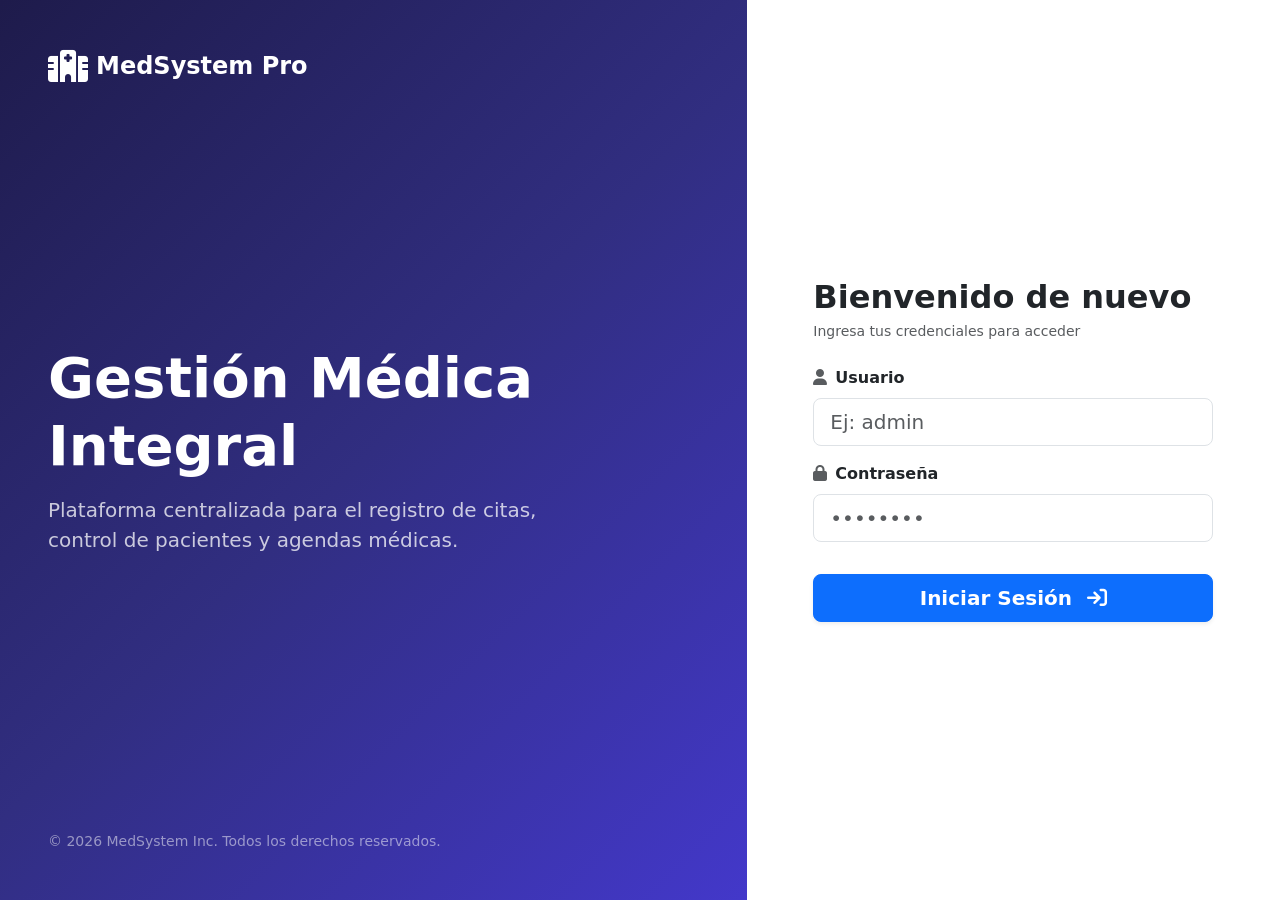
<file: index.html>
<!DOCTYPE html>
<html lang="es">
<head>
    <meta charset="UTF-8">
    <meta name="viewport" content="width=device-width, initial-scale=1.0">
    <title>MedSystem - Acceso al Sistema</title>
    <!-- Bootstrap 5 CSS -->
    <link href="https://cdn.jsdelivr.net/npm/bootstrap@5.3.0/dist/css/bootstrap.min.css" rel="stylesheet">
    
    <link rel="stylesheet" href="https://cdnjs.cloudflare.com/ajax/libs/font-awesome/6.4.0/css/all.min.css">
    <link rel="stylesheet" href="css/estilos.css">
</head>
<body class="login-body">

    <div class="container-fluid vh-100 p-0">
        <div class="row g-0 h-100">
            <!-- Panel Izquierdo: Branding -->
            <div class="col-lg-7 d-none d-lg-flex flex-column justify-content-between p-5 login-hero text-white">
                <div class="d-flex align-items-center gap-2">
                    <i class="fa-solid fa-hospital fa-2x"></i>
                    <span class="fs-4 fw-bold">MedSystem Pro</span>
                </div>
                <div class="my-auto max-w-lg">
                    <h1 class="display-4 fw-bold mb-3">Gestión Médica Integral</h1>
                    <p class="lead opacity-75">Plataforma centralizada para el registro de citas, control de pacientes y agendas médicas.</p>
                </div>
                <div class="small opacity-50">© 2026 MedSystem Inc. Todos los derechos reservados.</div>
            </div>

            <!-- Panel Derecho: Formulario de Login -->
            <div class="col-lg-5 d-flex align-items-center justify-content-center bg-white p-4 p-sm-5">
                <div class="w-100 max-w-md">
                    <div class="text-center text-lg-start mb-4">
                        <h2 class="fw-bold text-dark mb-1">Bienvenido de nuevo</h2>
                        <p class="text-muted small">Ingresa tus credenciales para acceder</p>
                    </div>

                    <!-- Alerta de error -->
                    <div id="alertBox" class="alert alert-danger d-none" role="alert"></div>

                    <!-- Formulario con ID correcto -->
                    <form id="loginForm">
                        <div class="mb-3">
                            <label for="usuario" class="form-label fw-semibold"><i class="fa-solid fa-user me-2 text-muted"></i>Usuario</label>
                            <input type="text" class="form-control form-control-lg" id="usuario" placeholder="Ej: admin" required>
                        </div>
                        <div class="mb-3">
                            <label for="password" class="form-label fw-semibold"><i class="fa-solid fa-lock me-2 text-muted"></i>Contraseña</label>
                            <input type="password" class="form-control form-control-lg" id="password" placeholder="••••••••" required>
                        </div>
                        <button type="submit" id="btnLogin" class="btn btn-primary btn-lg w-100 fw-bold shadow-sm mt-3">
                            Iniciar Sesión <i class="fa-solid fa-arrow-right-to-bracket ms-2"></i>
                        </button>
                    </form>
                </div>
            </div>
        </div>
    </div>

    <!-- Script principal apuntando a la carpeta js -->
    <script src="js/script.js"></script>
</body>
</html>
</file>
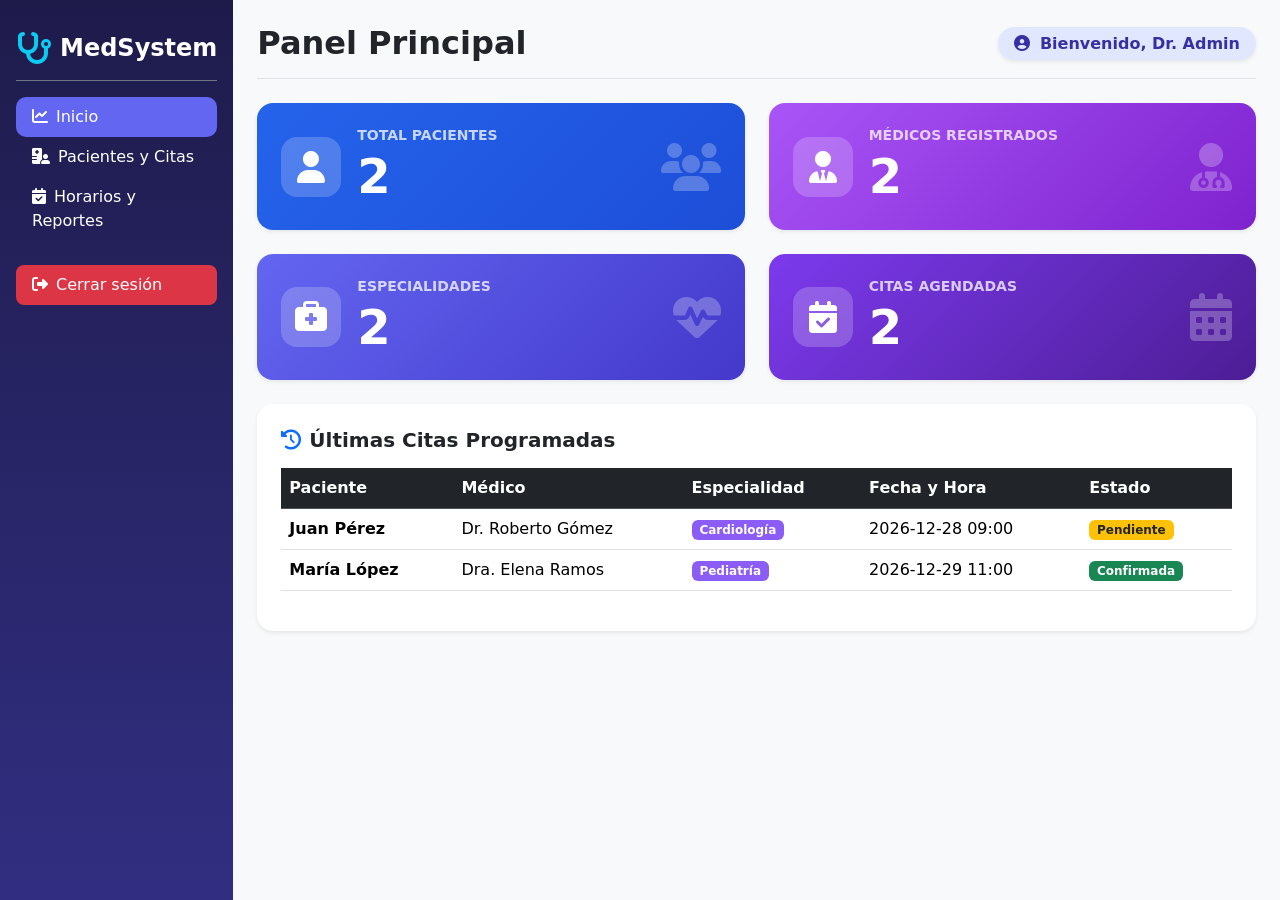
<file: dashboard.html>
<!DOCTYPE html>
<html lang="es">
<head>
    <meta charset="UTF-8">
    <meta name="viewport" content="width=device-width, initial-scale=1.0">
    <title>Sistema Médicos - Dashboard</title>
    <!-- Bootstrap 5 CSS -->
    <link href="https://cdn.jsdelivr.net/npm/bootstrap@5.3.0/dist/css/bootstrap.min.css" rel="stylesheet">
    <!-- FontAwesome Iconos -->
    <link rel="stylesheet" href="https://cdnjs.cloudflare.com/ajax/libs/font-awesome/6.4.0/css/all.min.css">
    <link rel="stylesheet" href="css/estilos.css">
</head>
<body class="bg-light">

    <div class="d-flex" id="wrapper">
        <!-- Menú Lateral -->
        <div class="p-3 text-white" id="sidebar" style="width: 260px; min-height: 100vh; background: linear-gradient(180deg, #1e1b4b 0%, #312e81 100%);">
            <div class="d-flex align-items-center justify-content-center py-3 mb-3 border-bottom border-secondary">
                <i class="fa-solid fa-stethoscope fa-2x text-info me-2"></i>
                <h4 class="fw-bold mb-0">MedSystem</h4>
            </div>
            <div class="list-group list-group-flush">
                <a href="dashboard.html" class="list-group-item list-group-item-action text-white active" style="background: #6366f1; border:none; border-radius:10px;"><i class="fa-solid fa-chart-line me-2"></i>Inicio</a>
                <a href="registro.html" class="list-group-item list-group-item-action text-white bg-transparent border-0"><i class="fa-solid fa-hospital-user me-2"></i>Pacientes y Citas</a>
                <a href="reportes.html" class="list-group-item list-group-item-action text-white bg-transparent border-0"><i class="fa-solid fa-calendar-check me-2"></i>Horarios y Reportes</a>
                <a href="index.html" class="list-group-item list-group-item-action text-white bg-danger mt-4 rounded-3"><i class="fa-solid fa-right-from-bracket me-2"></i>Cerrar sesión</a>
            </div>
        </div>

        <!-- Contenido principal -->
        <div class="flex-grow-1 p-4">
            <header class="d-flex justify-content-between align-items-center pb-3 mb-4 border-bottom">
                <h2 class="fw-bold text-dark mb-0">Panel Principal</h2>
                <span class="badge fs-6 px-3 py-2 rounded-pill shadow-sm" style="background-color: #e0e7ff; color: #3730a3;">
                    <i class="fa-solid fa-circle-user me-1"></i> Bienvenido, Dr. Admin
                </span>
            </header>

            <!-- Disposición Horizontal Alargada (2 por fila) -->
            <div class="row g-4 mb-4">
                
                <!-- Tarjeta 1: Pacientes (Azul) -->
                <div class="col-md-6">
                    <div class="card border-0 shadow-sm rounded-4 text-white p-4" style="background: linear-gradient(135deg, #2563eb 0%, #1d4ed8 100%); min-height: 120px;">
                        <div class="d-flex align-items-center justify-content-between">
                            <div class="d-flex align-items-center">
                                <div class="rounded-4 d-flex align-items-center justify-content-center me-3" style="width: 60px; height: 60px; background: rgba(255, 255, 255, 0.2);">
                                    <i class="fa-solid fa-user fa-2x"></i>
                                </div>
                                <div>
                                    <h6 class="text-uppercase small fw-bold opacity-75 mb-1">Total Pacientes</h6>
                                    <h2 class="fw-bold mb-0 display-5" id="totalPacientes">0</h2>
                                </div>
                            </div>
                            <i class="fa-solid fa-users fa-3x opacity-25"></i>
                        </div>
                    </div>
                </div>

                <!-- Tarjeta 2: Médicos (Morado Lila) -->
                <div class="col-md-6">
                    <div class="card border-0 shadow-sm rounded-4 text-white p-4" style="background: linear-gradient(135deg, #a855f7 0%, #7e22ce 100%); min-height: 120px;">
                        <div class="d-flex align-items-center justify-content-between">
                            <div class="d-flex align-items-center">
                                <div class="rounded-4 d-flex align-items-center justify-content-center me-3" style="width: 60px; height: 60px; background: rgba(255, 255, 255, 0.2);">
                                    <i class="fa-solid fa-user-tie fa-2x"></i>
                                </div>
                                <div>
                                    <h6 class="text-uppercase small fw-bold opacity-75 mb-1">Médicos Registrados</h6>
                                    <h2 class="fw-bold mb-0 display-5" id="totalMedicos">2</h2>
                                </div>
                            </div>
                            <i class="fa-solid fa-user-doctor fa-3x opacity-25"></i>
                        </div>
                    </div>
                </div>

                <!-- Tarjeta 3: Especialidades (Indigo / Azul Violeta) -->
                <div class="col-md-6">
                    <div class="card border-0 shadow-sm rounded-4 text-white p-4" style="background: linear-gradient(135deg, #6366f1 0%, #4338ca 100%); min-height: 120px;">
                        <div class="d-flex align-items-center justify-content-between">
                            <div class="d-flex align-items-center">
                                <div class="rounded-4 d-flex align-items-center justify-content-center me-3" style="width: 60px; height: 60px; background: rgba(255, 255, 255, 0.2);">
                                    <i class="fa-solid fa-briefcase-medical fa-2x"></i>
                                </div>
                                <div>
                                    <h6 class="text-uppercase small fw-bold opacity-75 mb-1">Especialidades</h6>
                                    <h2 class="fw-bold mb-0 display-5" id="totalEspecialidades">2</h2>
                                </div>
                            </div>
                            <i class="fa-solid fa-heart-pulse fa-3x opacity-25"></i>
                        </div>
                    </div>
                </div>

                <!-- Tarjeta 4: Citas Programadas (Morado Oscuro) -->
                <div class="col-md-6">
                    <div class="card border-0 shadow-sm rounded-4 text-white p-4" style="background: linear-gradient(135deg, #7c3aed 0%, #4c1d95 100%); min-height: 120px;">
                        <div class="d-flex align-items-center justify-content-between">
                            <div class="d-flex align-items-center">
                                <div class="rounded-4 d-flex align-items-center justify-content-center me-3" style="width: 60px; height: 60px; background: rgba(255, 255, 255, 0.2);">
                                    <i class="fa-solid fa-calendar-check fa-2x"></i>
                                </div>
                                <div>
                                    <h6 class="text-uppercase small fw-bold opacity-75 mb-1">Citas Agendadas</h6>
                                    <h2 class="fw-bold mb-0 display-5" id="totalCitas">0</h2>
                                </div>
                            </div>
                            <i class="fa-solid fa-calendar-days fa-3x opacity-25"></i>
                        </div>
                    </div>
                </div>

            </div>

            <!-- Tabla de Resumen -->
            <div class="card shadow-sm p-4 border-0 rounded-4 bg-white">
                <h5 class="fw-bold mb-3 text-dark"><i class="fa-solid fa-clock-rotate-left me-2 text-primary"></i>Últimas Citas Programadas</h5>
                <div class="table-responsive">
                    <table class="table table-hover align-middle">
                        <thead class="table-dark">
                            <tr>
                                <th>Paciente</th>
                                <th>Médico</th>
                                <th>Especialidad</th>
                                <th>Fecha y Hora</th>
                                <th>Estado</th>
                            </tr>
                        </thead>
                        <tbody id="tablaResumen">
                            <!-- Los registros dinámicos del localStorage o PHP se insertan aquí -->
                        </tbody>
                    </table>
                </div>
            </div>

        </div>
    </div>

    <script src="js/script.js"></script>
</body>
</html>
</file>
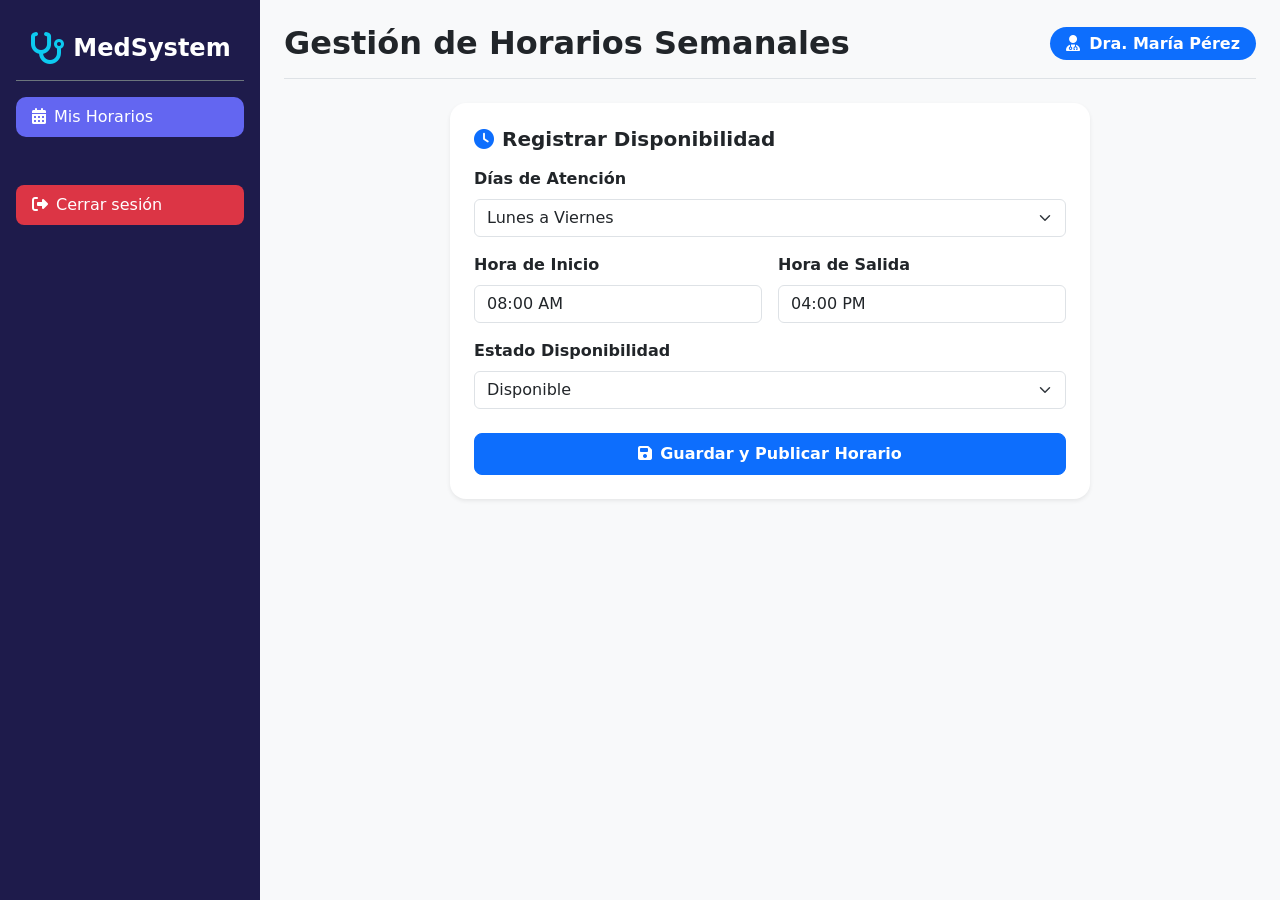
<file: medico_panel.html>
<!DOCTYPE html>
<html lang="es">
<head>
    <meta charset="UTF-8">
    <meta name="viewport" content="width=device-width, initial-scale=1.0">
    <title>MedSystem - Panel de Médico</title>
    <!-- Bootstrap 5 CSS -->
    <link href="https://cdn.jsdelivr.net/npm/bootstrap@5.3.0/dist/css/bootstrap.min.css" rel="stylesheet">
    <!-- FontAwesome Iconos -->
    <link rel="stylesheet" href="https://cdnjs.cloudflare.com/ajax/libs/font-awesome/6.4.0/css/all.min.css">
    <link rel="stylesheet" href="css/estilos.css">
</head>
<body class="bg-light">

    <div class="d-flex" id="wrapper">
        <!-- Sidebar para vista del Médico -->
        <div class="p-3 text-white" style="width: 260px; min-height: 100vh; background: #1e1b4b;">
            <div class="d-flex align-items-center justify-content-center py-3 mb-3 border-bottom border-secondary">
                <i class="fa-solid fa-stethoscope fa-2x text-info me-2"></i>
                <h4 class="fw-bold mb-0">MedSystem</h4>
            </div>
            <div class="list-group list-group-flush">
                <a href="medico_panel.html" class="list-group-item list-group-item-action text-white active" style="background: #6366f1; border:none; border-radius:10px;">
                    <i class="fa-solid fa-calendar-days me-2"></i>Mis Horarios
                </a>
                <a href="index.html" class="list-group-item list-group-item-action text-white bg-danger mt-5 rounded-3">
                    <i class="fa-solid fa-right-from-bracket me-2"></i>Cerrar sesión
                </a>
            </div>
        </div>

        <!-- Contenido principal del Médico -->
        <div class="flex-grow-1 p-4">
            <header class="d-flex justify-content-between align-items-center pb-3 mb-4 border-bottom">
                <h2 class="fw-bold text-dark mb-0">Gestión de Horarios Semanales</h2>
                <span class="badge fs-6 px-3 py-2 rounded-pill bg-primary">
                    <i class="fa-solid fa-user-doctor me-1"></i> Dra. María Pérez
                </span>
            </header>

            <div class="row justify-content-center">
                <div class="col-md-8">
                    <div class="card border-0 shadow-sm rounded-4 p-4 bg-white">
                        <h5 class="fw-bold text-dark mb-3">
                            <i class="fa-solid fa-clock me-2 text-primary"></i>Registrar Disponibilidad
                        </h5>
                        
                        <div id="msjExito" class="alert alert-success d-none mb-3" role="alert">
                            ¡Horario actualizado correctamente y publicado en el sistema!
                        </div>

                        <form id="formHorarioMedico">
                            <div class="mb-3">
                                <label class="form-label fw-semibold text-dark">Días de Atención</label>
                                <select id="diasTrabajo" class="form-select" required>
                                    <option value="Lunes a Viernes">Lunes a Viernes</option>
                                    <option value="Lunes a Jueves">Lunes a Jueves</option>
                                    <option value="Fines de Semana">Fines de Semana (Sáb - Dom)</option>
                                    <option value="Lunes, Miércoles y Viernes">Lunes, Miércoles y Viernes</option>
                                </select>
                            </div>

                            <div class="row g-3 mb-3">
                                <div class="col-md-6">
                                    <label class="form-label fw-semibold text-dark">Hora de Inicio</label>
                                    <input type="text" id="horaInicio" class="form-control" placeholder="Ej. 08:00 AM" value="08:00 AM" required>
                                </div>
                                <div class="col-md-6">
                                    <label class="form-label fw-semibold text-dark">Hora de Salida</label>
                                    <input type="text" id="horaFin" class="form-control" placeholder="Ej. 04:00 PM" value="04:00 PM" required>
                                </div>
                            </div>

                            <div class="mb-4">
                                <label class="form-label fw-semibold text-dark">Estado Disponibilidad</label>
                                <select id="estadoMedico" class="form-select" required>
                                    <option value="Disponible">Disponible</option>
                                    <option value="Ocupado">Ocupado</option>
                                </select>
                            </div>

                            <button type="submit" class="btn btn-primary w-100 fw-bold py-2 rounded-3">
                                <i class="fa-solid fa-floppy-disk me-2"></i>Guardar y Publicar Horario
                            </button>
                        </form>
                    </div>
                </div>
            </div>
        </div>
    </div>

    <script src="js/script.js"></script>
</body>
</html>
</file>
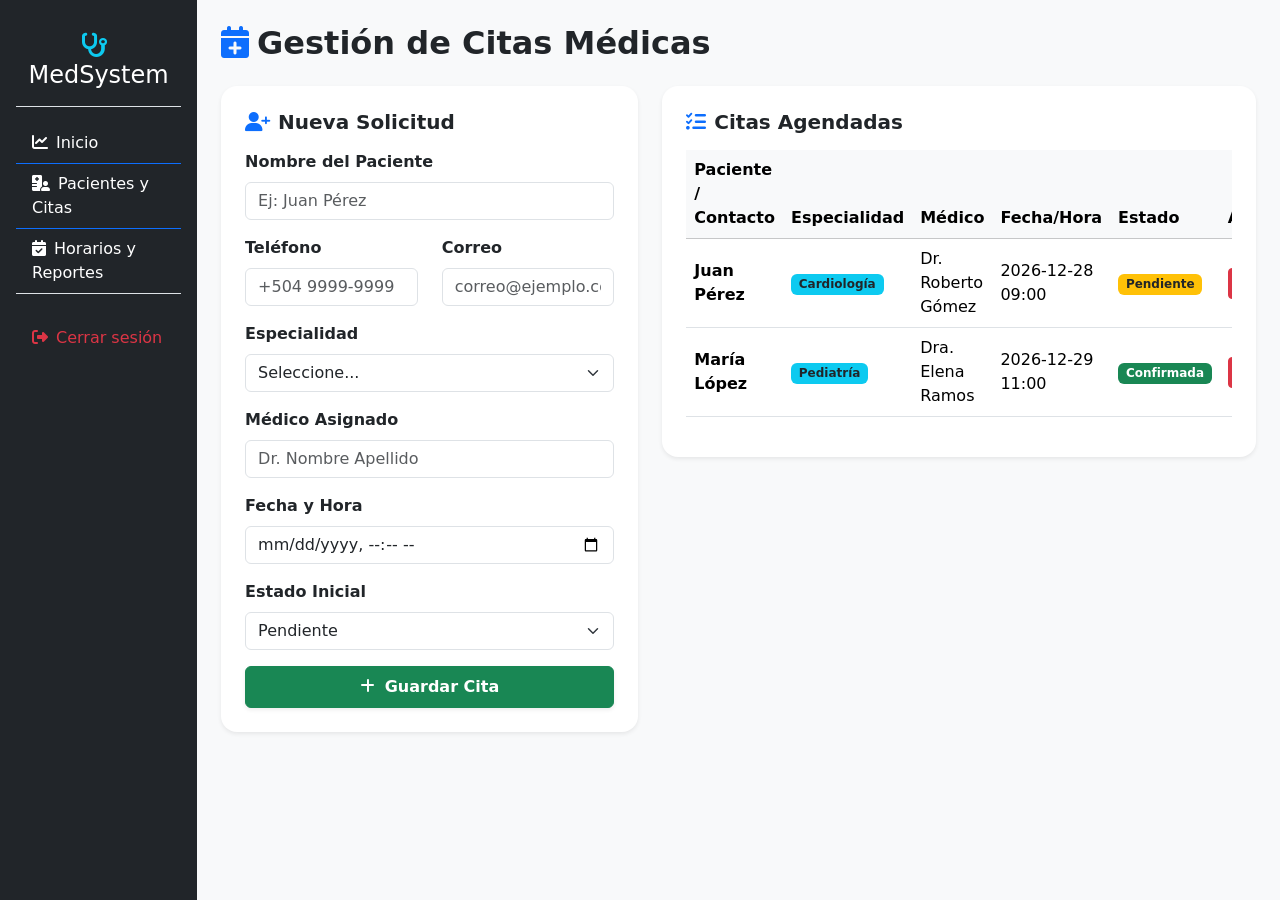
<file: registro.html>
<!DOCTYPE html>
<html lang="es">
<head>
    <meta charset="UTF-8">
    <meta name="viewport" content="width=device-width, initial-scale=1.0">
    <title>MedSystem - Registro y Agenda de Citas</title>
    <link href="https://cdn.jsdelivr.net/npm/bootstrap@5.3.0/dist/css/bootstrap.min.css" rel="stylesheet">
    <link rel="stylesheet" href="https://cdnjs.cloudflare.com/ajax/libs/font-awesome/6.4.0/css/all.min.css">
    <link rel="stylesheet" href="css/estilos.css">
</head>
<body>

    <div class="d-flex" id="wrapper">
        <!-- Menú de navegación lateral -->
        <div class="bg-dark text-white p-3" id="sidebar" style="width: 260px; min-height: 100vh;">
            <h4 class="text-center py-3 border-bottom"><i class="fa-solid fa-stethoscope me-2 text-info"></i>MedSystem</h4>
            <div class="list-group list-group-flush mt-3">
                <a href="dashboard.html" class="list-group-item list-group-item-action bg-dark text-white"><i class="fa-solid fa-chart-line me-2"></i>Inicio</a>
                <a href="registro.html" class="list-group-item list-group-item-action bg-dark text-white active"><i class="fa-solid fa-hospital-user me-2"></i>Pacientes y Citas</a>
                <a href="reportes.html" class="list-group-item list-group-item-action bg-dark text-white"><i class="fa-solid fa-calendar-check me-2"></i>Horarios y Reportes</a>
                <a href="index.html" class="list-group-item list-group-item-action bg-dark text-danger mt-4"><i class="fa-solid fa-right-from-bracket me-2"></i>Cerrar sesión</a>
            </div>
        </div>

        <div class="flex-grow-1 p-4 bg-light">
            <h2 class="mb-4 fw-bold text-dark"><i class="fa-solid fa-calendar-plus text-primary me-2"></i>Gestión de Citas Médicas</h2>
            
            <div class="row g-4">
                <!-- Formulario Extendido -->
                <div class="col-lg-5">
                    <div class="card shadow-sm p-4 border-0 rounded-4">
                        <h5 class="card-title fw-bold mb-3"><i class="fa-solid fa-user-plus me-2 text-primary"></i>Nueva Solicitud</h5>
                        <form id="citaForm">
                            <div class="mb-3">
                                <label for="paciente" class="form-label fw-semibold">Nombre del Paciente</label>
                                <input type="text" id="paciente" class="form-control" required placeholder="Ej: Juan Pérez">
                            </div>
                            <div class="row">
                                <div class="col-md-6 mb-3">
                                    <label for="telefono" class="form-label fw-semibold">Teléfono</label>
                                    <input type="tel" id="telefono" class="form-control" placeholder="+504 9999-9999" required>
                                </div>
                                <div class="col-md-6 mb-3">
                                    <label for="correo" class="form-label fw-semibold">Correo</label>
                                    <input type="email" id="correo" class="form-control" placeholder="correo@ejemplo.com" required>
                                </div>
                            </div>
                            <div class="mb-3">
                                <label for="especialidad" class="form-label fw-semibold">Especialidad</label>
                                <select id="especialidad" class="form-select" required>
                                    <option value="">Seleccione...</option>
                                    <option value="General">Medicina General</option>
                                    <option value="Cardiología">Cardiología</option>
                                    <option value="Pediatría">Pediatría</option>
                                    <option value="Dermatología">Dermatología</option>
                                    <option value="Neurología">Neurología</option>
                                </select>
                            </div>
                            <div class="mb-3">
                                <label for="medico" class="form-label fw-semibold">Médico Asignado</label>
                                <input type="text" id="medico" class="form-control" required placeholder="Dr. Nombre Apellido">
                            </div>
                            <div class="mb-3">
                                <label for="fecha" class="form-label fw-semibold">Fecha y Hora</label>
                                <input type="datetime-local" id="fecha" class="form-control" required>
                            </div>
                            <div class="mb-3">
                                <label for="estado" class="form-label fw-semibold">Estado Inicial</label>
                                <select id="estado" class="form-select" required>
                                    <option value="Pendiente">Pendiente</option>
                                    <option value="Confirmada">Confirmada</option>
                                </select>
                            </div>
                            <button type="submit" class="btn btn-success w-100 fw-bold py-2 shadow-sm"><i class="fa-solid fa-plus me-1"></i> Guardar Cita</button>
                        </form>
                    </div>
                </div>

                <!-- Tabla Dinámica Ampliada -->
                <div class="col-lg-7">
                    <div class="card shadow-sm p-4 border-0 rounded-4">
                        <h5 class="card-title fw-bold mb-3"><i class="fa-solid fa-list-check me-2 text-primary"></i>Citas Agendadas</h5>
                        <div class="table-responsive">
                            <table class="table table-hover align-middle">
                                <thead class="table-light">
                                    <tr>
                                        <th>Paciente / Contacto</th>
                                        <th>Especialidad</th>
                                        <th>Médico</th>
                                        <th>Fecha/Hora</th>
                                        <th>Estado</th>
                                        <th>Acción</th>
                                    </tr>
                                </thead>
                                <tbody id="tablaCitas">
                                    <!-- Renderizado dinámico -->
                                </tbody>
                            </table>
                        </div>
                    </div>
                </div>
            </div>

        </div>
    </div>

    <script src="https://cdn.jsdelivr.net/npm/bootstrap@5.3.0/dist/js/bootstrap.bundle.min.js"></script>
    <script src="js/script.js"></script>
</body>
</html>
</file>
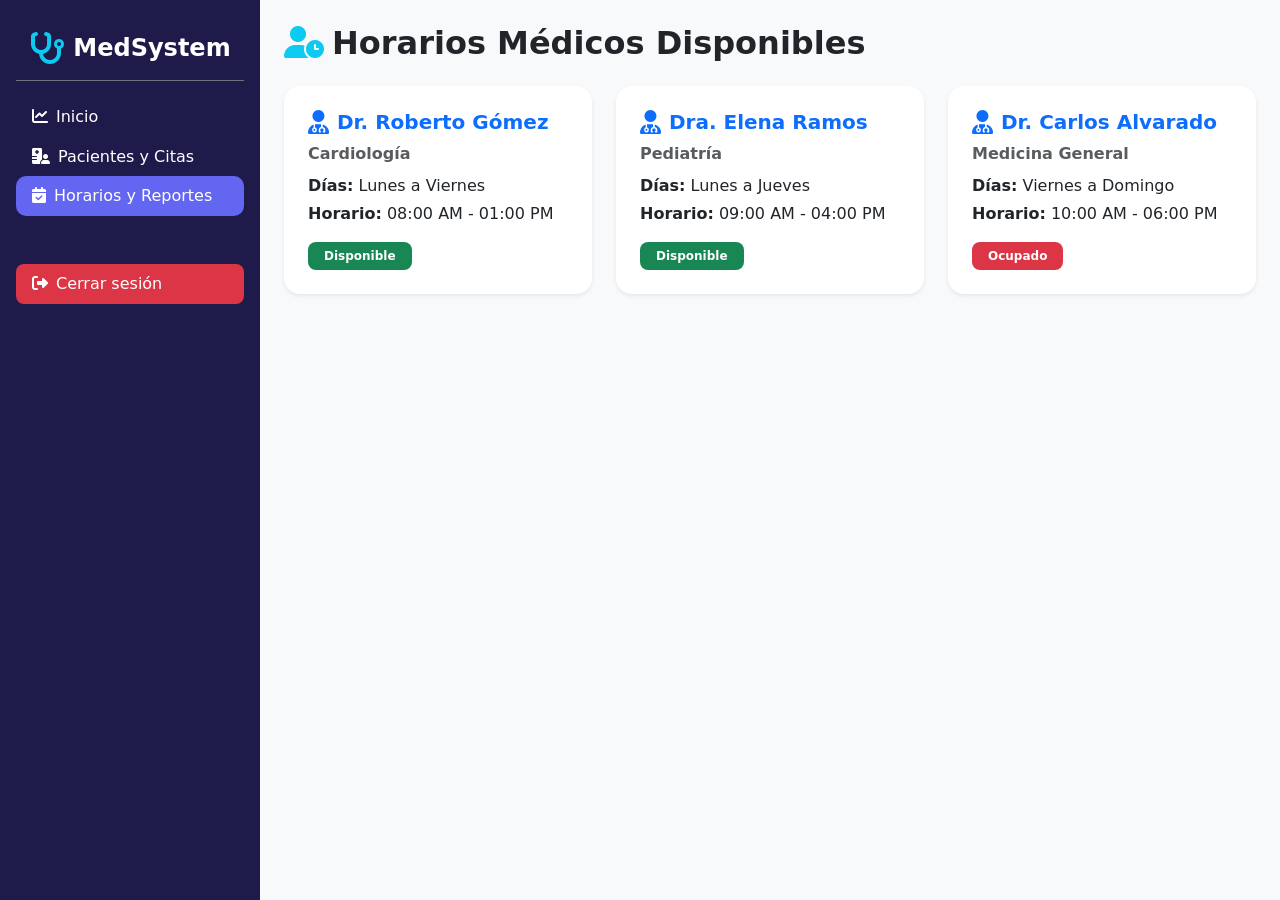
<file: reportes.html>
<!DOCTYPE html>
<html lang="es">
<head>
    <meta charset="UTF-8">
    <meta name="viewport" content="width=device-width, initial-scale=1.0">
    <title>Sistema Médicos - Horarios</title>
    <link href="https://cdn.jsdelivr.net/npm/bootstrap@5.3.0/dist/css/bootstrap.min.css" rel="stylesheet">
    <link rel="stylesheet" href="https://cdnjs.cloudflare.com/ajax/libs/font-awesome/6.4.0/css/all.min.css">
    <link rel="stylesheet" href="css/estilos.css">
</head>
<body class="bg-light">

    <div class="d-flex" id="wrapper">
        <!-- Sidebar General -->
        <div class="p-3 text-white" style="width: 260px; min-height: 100vh; background: #1e1b4b;">
            <div class="d-flex align-items-center justify-content-center py-3 mb-3 border-bottom border-secondary">
                <i class="fa-solid fa-stethoscope fa-2x text-info me-2"></i>
                <h4 class="fw-bold mb-0">MedSystem</h4>
            </div>
            <div class="list-group list-group-flush">
                <a href="dashboard.html" class="list-group-item list-group-item-action text-white bg-transparent border-0"><i class="fa-solid fa-chart-line me-2"></i>Inicio</a>
                <a href="registro.html" class="list-group-item list-group-item-action text-white bg-transparent border-0"><i class="fa-solid fa-hospital-user me-2"></i>Pacientes y Citas</a>
                <a href="reportes.html" class="list-group-item list-group-item-action text-white active" style="background: #6366f1; border:none; border-radius:10px;"><i class="fa-solid fa-calendar-check me-2"></i>Horarios y Reportes</a>
                <a href="index.html" class="list-group-item list-group-item-action text-white bg-danger mt-5 rounded-3"><i class="fa-solid fa-right-from-bracket me-2"></i>Cerrar sesión</a>
            </div>
        </div>

        <!-- Contenido principal -->
        <div class="flex-grow-1 p-4">
            <h2 class="fw-bold text-dark mb-4"><i class="fa-solid fa-user-clock text-info me-2"></i>Horarios Médicos Disponibles</h2>

            <!-- Contenedor donde script.js inyecta las tarjetas sincronizadas -->
            <div class="row" id="contenedorHorarios"></div>
        </div>
    </div>

    <script src="js/script.js"></script>
</body>
</html>
</file>
<file: css/estilos.css>
body {
    font-family: 'Segoe UI', system-ui, -apple-system, sans-serif;
    background-color: #f3f4f6;
}

.max-w-lg {
    max-width: 500px;
}

.max-w-md {
    max-width: 400px;
}

/* Login Hero Gradient */
.login-body {
    background-color: #ffffff;
    overflow-x: hidden;
}

.login-hero {
    background: linear-gradient(135deg, #1e1b4b 0%, #312e81 50%, #4338ca 100%);
    position: relative;
}

/* Animación Hover para las tarjetas horizontales */
.card {
    transition: transform 0.2s ease, box-shadow 0.2s ease;
}

.card:hover {
    transform: translateY(-3px);
    box-shadow: 0 0.75rem 1.5rem rgba(0, 0, 0, 0.15) !important;
}

/* Badges de especialidades */
.badge-especialidad {
    background-color: #8b5cf6;
    color: #ffffff;
    font-weight: 500;
}
</file>
